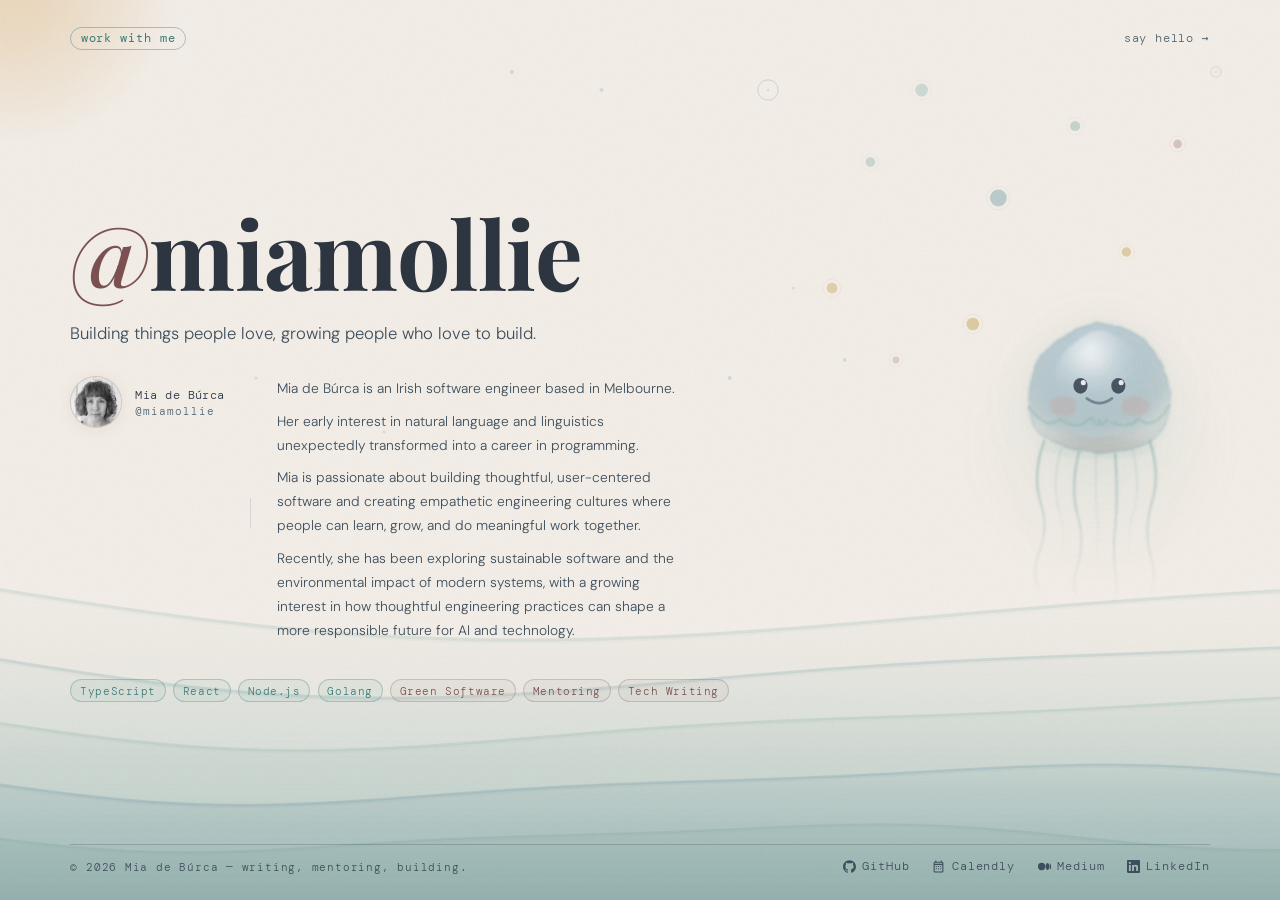
<file: index.html>
<!doctype html>
<html lang="en">
  <head>
    <meta charset="UTF-8" />
    <meta name="viewport" content="width=device-width, initial-scale=1.0" />
    <title>@miamollie</title>
    <meta
      name="description"
      content="Mia de Búrca — Irish software engineer based in Melbourne. Building things people love, growing people who love to build."
    />
    <link rel="icon" type="image/png" sizes="16x16" href="favicon.png" />
    <link rel="preconnect" href="https://fonts.googleapis.com" />
    <link
      href="https://fonts.googleapis.com/css2?family=Playfair+Display:ital,wght@0,400;0,700;1,400&family=DM+Mono:wght@300;400;500&family=DM+Sans:ital,wght@0,300;0,400;1,300&display=swap"
      rel="stylesheet"
    />
    <link rel="stylesheet" href="shared.css" />
    <style>
      /* ── Main ── */
      .main {
        display: grid;
        grid-template-columns: 1fr 220px;
        align-items: center;
        gap: 2rem;
      }
      .left {
        display: flex;
        flex-direction: column;
      }

      .handle-wrap {
        opacity: 0;
        animation: up 0.85s 0.2s forwards;
      }
      .handle {
        font-family: "Playfair Display", serif;
        font-weight: 700;
        font-size: clamp(2.6rem, 7.4vw, 6rem);
        letter-spacing: -0.01em;
        line-height: 1;
        white-space: nowrap;
        color: var(--ink);
      }

      .subtitle {
        opacity: 0;
        animation: up 0.85s 0.32s forwards;
        margin-top: 1.2rem;
      }
      .subtitle p {
        font-size: clamp(0.88rem, 1.3vw, 1.05rem);
        line-height: 1.72;
        color: var(--ink-mid);
        max-width: 500px;
      }

      .meta-row {
        opacity: 0;
        animation: up 0.85s 0.46s forwards;
        margin-top: 1.8rem;
        display: flex;
        align-items: flex-start;
        gap: 1.6rem;
        flex-wrap: wrap;
      }
      .avatar-block {
        display: flex;
        align-items: center;
        gap: 0.8rem;
      }
      .avatar-ring {
        width: 52px;
        height: 52px;
        border-radius: 50%;
        border: 1.5px solid rgba(170, 136, 136, 0.35);
        background: rgba(170, 136, 136, 0.08);
        display: flex;
        align-items: center;
        justify-content: center;
        box-shadow: 0 2px 14px rgba(170, 136, 136, 0.12);
        overflow: hidden;
      }
      .avatar-ring svg {
        width: 20px;
        height: 20px;
        color: var(--mauve-ink);
        opacity: 0.7;
      }
      .avatar-ring img {
        width: 100%;
        height: 100%;
        object-fit: cover;
        filter: grayscale(100%) contrast(0.88) brightness(1.05);
      }
      .avatar-meta {
        display: flex;
        flex-direction: column;
        gap: 0.1rem;
      }
      .avatar-name {
        font-family: "DM Mono", monospace;
        font-size: 0.74rem;
        color: var(--ink);
        letter-spacing: 0.04em;
      }
      .avatar-sub {
        font-family: "DM Mono", monospace;
        font-size: 0.68rem;
        color: var(--ink-lt);
        letter-spacing: 0.09em;
      }

      .vsep {
        width: 1px;
        height: 30px;
        background: rgba(44, 53, 64, 0.12);
        align-self: center;
      }

      .blurb {
        font-size: 0.86rem;
        line-height: 1.76;
        color: var(--ink-mid);
        max-width: 400px;
      }
      .blurb p {
        margin-bottom: 0.5rem;
      }

      .chips-row {
        opacity: 0;
        animation: up 0.85s 0.6s forwards;
        margin-top: 1.8rem;
        display: flex;
        flex-wrap: wrap;
        gap: 0.45rem;
      }
      .chip {
        font-family: "DM Mono", monospace;
        font-size: 0.67rem;
        letter-spacing: 0.055em;
        padding: 0.3em 0.82em;
        border-radius: 999px;
        transition: all 0.2s;
        border: 1px solid rgba(61, 122, 120, 0.3);
        color: var(--teal-ink);
        background: rgba(122, 172, 170, 0.1);
      }
      .chip.m {
        border-color: rgba(122, 80, 80, 0.25);
        color: var(--mauve-ink);
        background: rgba(170, 136, 136, 0.08);
      }

      .right {
        opacity: 0;
        animation: up 0.9s 0.38s forwards;
        display: flex;
        flex-direction: column;
        align-items: center;
        position: relative;
      }

      .jelly-glow {
        position: absolute;
        width: 260px;
        height: 260px;
        border-radius: 50%;
        background: radial-gradient(
          circle,
          rgba(122, 172, 170, 0.12) 0%,
          transparent 68%
        );
        top: 50%;
        left: 50%;
        transform: translate(-50%, -54%);
        pointer-events: none;
        animation: gpulse 5s ease-in-out infinite;
        filter: blur(18px);
      }
      @keyframes gpulse {
        0%,
        100% {
          opacity: 0.6;
          transform: translate(-50%, -54%) scale(1);
        }
        50% {
          opacity: 1;
          transform: translate(-50%, -54%) scale(1.08);
        }
      }

      .jelly-svg {
        width: clamp(130px, 16vw, 210px);
        filter: drop-shadow(0 8px 24px rgba(122, 172, 170, 0.18))
          drop-shadow(0 2px 6px rgba(170, 136, 136, 0.1));
      }

      .bell {
        animation: bob 5s ease-in-out infinite;
        transform-origin: 50% 50%;
      }
      @keyframes bob {
        0%,
        100% {
          transform: translateY(0) rotate(0deg);
        }
        40% {
          transform: translateY(-10px) rotate(0.6deg);
        }
        70% {
          transform: translateY(-6px) rotate(-0.4deg);
        }
      }

      .tentacle {
        animation: wiggle 3.8s ease-in-out infinite;
        transform-origin: top center;
      }
      .t2 {
        animation-delay: 0.3s;
      }
      .t3 {
        animation-delay: 0.6s;
      }
      .t4 {
        animation-delay: 0.9s;
      }
      .t5 {
        animation-delay: 1.2s;
      }
      .t6 {
        animation-delay: 0.45s;
      }
      .t7 {
        animation-delay: 0.75s;
      }
      @keyframes wiggle {
        0%,
        100% {
          transform: skewX(0deg) translateX(0);
        }
        35% {
          transform: skewX(4deg) translateX(1.5px);
        }
        70% {
          transform: skewX(-3.5deg) translateX(-1px);
        }
      }

      .spot {
        animation: spotblink 6s ease-in-out infinite;
      }
      .spot2 {
        animation-delay: 2.2s;
      }
      @keyframes spotblink {
        0%,
        85%,
        100% {
          opacity: 1;
        }
        92% {
          opacity: 0.25;
        }
      }

      .footer-link.work-with-me {
        color: var(--teal-ink);
        border: 1px solid rgba(61, 122, 120, 0.4);
        padding: 0.25em 0.8em;
        border-radius: 999px;
        font-weight: 400;
      }
      .footer-link.work-with-me:hover {
        background: rgba(122, 172, 170, 0.12);
        border-color: rgba(61, 122, 120, 0.7);
        color: var(--ink);
      }

      @media (prefers-reduced-motion: reduce) {
        .bell,
        .tentacle,
        .spot,
        .jelly-glow {
          animation: none !important;
        }
      }

      @media (max-width: 680px) {
        .main {
          grid-template-columns: 1fr;
        }
        .right {
          order: -1;
          padding-top: 1.5rem;
        }
        .handle {
          font-size: clamp(2rem, 10vw, 3.2rem);
          white-space: normal;
        }
        .vsep {
          display: none;
        }

        #wave-canvas {
          display: none;
        }

        html,
        body {
          overflow-y: auto;
          overflow-x: hidden;
          height: auto;
        }

        .shell {
          height: auto;
          padding: 0 1.4rem;
        }
      }
    </style>
  </head>
  <body>
    <canvas id="wave-canvas"></canvas>

    <a href="#main-content" class="skip-link">Skip to main content</a>

    <div class="shell">
      <header class="topbar">
        <a href="contact.html" class="footer-link work-with-me">work with me</a>
        <a href="contact.html" class="say-hi">say hello →</a>
      </header>

      <main class="main" id="main-content">
        <div class="left">
          <div class="handle-wrap">
            <div class="handle"><span class="at">@</span>miamollie</div>
          </div>
          <div class="subtitle">
            <p>
              Building things people love, growing people who love to build.
            </p>
          </div>
          <div class="meta-row">
            <div class="avatar-block">
              <div class="avatar-ring">
                <img src="avatar.jpeg" alt="Mia de Búrca" />
              </div>
              <div class="avatar-meta">
                <span class="avatar-name">Mia de Búrca</span>
                <span class="avatar-sub">@miamollie</span>
              </div>
            </div>
            <div class="vsep"></div>
            <div class="blurb">
              <p>
                Mia de Búrca is an Irish software engineer based in Melbourne.
              </p>
              <p>
                Her early interest in natural language and linguistics
                unexpectedly transformed into a career in programming.
              </p>
              <p>
                Mia is passionate about building thoughtful, user-centered
                software and creating empathetic engineering cultures where
                people can learn, grow, and do meaningful work together.
              </p>
              <p>
                Recently, she has been exploring sustainable software and the
                environmental impact of modern systems, with a growing interest
                in how thoughtful engineering practices can shape a more
                responsible future for AI and technology.
              </p>
            </div>
          </div>
          <div class="chips-row">
            <span class="chip">TypeScript</span>
            <span class="chip">React</span>
            <span class="chip">Node.js</span>
            <span class="chip">Golang</span>
            <span class="chip m">Green Software</span>
            <span class="chip m">Mentoring</span>
            <span class="chip m">Tech Writing</span>
          </div>
        </div>

        <!-- Watercolour jellyfish -->
        <div class="right">
          <div class="jelly-glow"></div>
          <svg
            class="jelly-svg"
            viewBox="0 0 130 200"
            xmlns="http://www.w3.org/2000/svg"
            fill="none"
          >
            <defs>
              <!-- Bell: cool blue-grey watercolour wash -->
              <radialGradient id="bellG" cx="46%" cy="28%" r="64%">
                <stop offset="0%" stop-color="#cdd8e0" stop-opacity="0.92" />
                <stop offset="40%" stop-color="#a8c0cc" stop-opacity="0.72" />
                <stop offset="80%" stop-color="#88aab8" stop-opacity="0.45" />
                <stop offset="100%" stop-color="#6a96a8" stop-opacity="0.18" />
              </radialGradient>
              <!-- Inner dome highlight: white wash -->
              <radialGradient id="domeG" cx="40%" cy="22%" r="54%">
                <stop offset="0%" stop-color="white" stop-opacity="0.62" />
                <stop offset="60%" stop-color="white" stop-opacity="0.12" />
                <stop offset="100%" stop-color="white" stop-opacity="0" />
              </radialGradient>
              <!-- Blush: warm mauve at base of bell -->
              <radialGradient id="blushG" cx="50%" cy="88%" r="55%">
                <stop offset="0%" stop-color="#c8a0a0" stop-opacity="0.28" />
                <stop offset="100%" stop-color="#c8a0a0" stop-opacity="0" />
              </radialGradient>
              <!-- Sage tint lower bell -->
              <radialGradient id="sageG" cx="50%" cy="100%" r="50%">
                <stop offset="0%" stop-color="#8aaa9a" stop-opacity="0.20" />
                <stop offset="100%" stop-color="#8aaa9a" stop-opacity="0" />
              </radialGradient>
              <!-- Tentacle: teal fading to transparent -->
              <linearGradient id="tentG" x1="0%" y1="0%" x2="5%" y2="100%">
                <stop offset="0%" stop-color="#7aacaa" stop-opacity="0.58" />
                <stop offset="55%" stop-color="#88aaaa" stop-opacity="0.28" />
                <stop offset="100%" stop-color="#8aaa9a" stop-opacity="0" />
              </linearGradient>
              <linearGradient id="tentG2" x1="0%" y1="0%" x2="0%" y2="100%">
                <stop offset="0%" stop-color="#9ab8c0" stop-opacity="0.44" />
                <stop offset="100%" stop-color="#9ab8c0" stop-opacity="0" />
              </linearGradient>
              <!-- Watercolour edge blur filter -->
              <filter id="wcBlur" x="-8%" y="-8%" width="116%" height="116%">
                <feTurbulence
                  type="fractalNoise"
                  baseFrequency="0.04 0.06"
                  numOctaves="3"
                  seed="5"
                  result="noise"
                />
                <feDisplacementMap
                  in="SourceGraphic"
                  in2="noise"
                  scale="3"
                  xChannelSelector="R"
                  yChannelSelector="G"
                  result="displaced"
                />
                <feGaussianBlur in="displaced" stdDeviation="0.8" />
              </filter>
              <!-- Softer blur for tentacles -->
              <filter id="tentBlur">
                <feGaussianBlur stdDeviation="0.6" />
              </filter>
            </defs>

            <!-- Soft under-shadow -->
            <ellipse
              cx="65"
              cy="96"
              rx="36"
              ry="7"
              fill="rgba(122,172,170,0.08)"
              filter="url(#wcBlur)"
            />

            <!-- Bell group — all animated together -->
            <g class="bell">
              <!-- Bell body with watercolour displacement -->
              <path
                filter="url(#wcBlur)"
                d="M20 70 Q20 24 65 17 Q110 24 110 70 Q110 96 65 100 Q20 96 20 70Z"
                fill="url(#bellG)"
              />

              <!-- Blush overlay -->
              <path
                filter="url(#wcBlur)"
                d="M20 70 Q20 96 65 100 Q110 96 110 70 Q88 88 65 90 Q42 88 20 70Z"
                fill="url(#blushG)"
              />

              <!-- Sage tint overlay -->
              <path
                filter="url(#wcBlur)"
                d="M20 70 Q20 96 65 100 Q110 96 110 70 Q88 88 65 90 Q42 88 20 70Z"
                fill="url(#sageG)"
              />

              <!-- Inner dome highlight — the "wet" look -->
              <path
                filter="url(#wcBlur)"
                d="M36 60 Q36 28 65 22 Q94 28 94 60 Q94 78 65 80 Q36 78 36 60Z"
                fill="url(#domeG)"
              />

              <!-- Very soft rim — irregular like a painted edge -->
              <path
                filter="url(#wcBlur)"
                d="M20 70 Q20 24 65 17 Q110 24 110 70 Q110 96 65 100 Q20 96 20 70Z"
                stroke="rgba(100,150,170,0.18)"
                stroke-width="1.2"
                fill="none"
              />

              <!-- Cheek blushes -->
              <ellipse
                class="spot"
                cx="42"
                cy="70"
                rx="9"
                ry="6.5"
                fill="rgba(200,155,148,0.28)"
                filter="url(#wcBlur)"
              />
              <ellipse
                class="spot spot2"
                cx="88"
                cy="70"
                rx="9"
                ry="6.5"
                fill="rgba(200,155,148,0.28)"
                filter="url(#wcBlur)"
              />

              <!-- Eyes -->
              <ellipse
                cx="53"
                cy="57"
                rx="4.5"
                ry="5"
                fill="rgba(28,40,55,0.72)"
              />
              <ellipse
                cx="77"
                cy="57"
                rx="4.5"
                ry="5"
                fill="rgba(28,40,55,0.72)"
              />
              <circle cx="54.8" cy="55" r="1.6" fill="white" opacity="0.88" />
              <circle cx="78.8" cy="55" r="1.6" fill="white" opacity="0.88" />

              <!-- Smile -->
              <path
                d="M57 65 Q65 71 73 65"
                stroke="rgba(28,40,55,0.40)"
                stroke-width="1.7"
                stroke-linecap="round"
                fill="none"
              />

              <!-- Hem ruffle — painted edge, sage-teal -->
              <path
                filter="url(#wcBlur)"
                d="M20 70 Q30 86 40 78 Q50 86 60 78 Q65 86 65 78 Q65 86 70 78 Q80 86 90 78 Q100 86 110 70"
                stroke="rgba(122,172,160,0.38)"
                stroke-width="1.4"
                fill="none"
                stroke-linecap="round"
              />

              <!-- Long wispy tentacles — 7, varying lengths, filtered -->
              <g filter="url(#tentBlur)">
                <path
                  class="tentacle"
                  d="M30 92 Q22 114 28 132 Q33 148 26 165 Q22 178 29 192"
                  stroke="url(#tentG)"
                  stroke-width="1.5"
                  stroke-linecap="round"
                />
                <path
                  class="tentacle t2"
                  d="M41 96 Q34 120 40 138 Q45 154 38 170"
                  stroke="url(#tentG2)"
                  stroke-width="1.1"
                  stroke-linecap="round"
                  opacity="0.82"
                />
                <path
                  class="tentacle t3"
                  d="M52 99 Q46 124 52 142 Q56 158 50 175 Q47 186 53 196"
                  stroke="url(#tentG)"
                  stroke-width="1.4"
                  stroke-linecap="round"
                />
                <path
                  class="tentacle t4"
                  d="M63 100 Q62 126 64 145 Q64 162 62 178"
                  stroke="url(#tentG2)"
                  stroke-width="1.1"
                  stroke-linecap="round"
                  opacity="0.76"
                />
                <path
                  class="tentacle t5"
                  d="M75 100 Q77 128 75 147 Q73 164 76 180 Q77 190 73 198"
                  stroke="url(#tentG)"
                  stroke-width="1.4"
                  stroke-linecap="round"
                />
                <path
                  class="tentacle t6"
                  d="M86 97 Q92 122 86 140 Q81 156 86 172"
                  stroke="url(#tentG2)"
                  stroke-width="1.1"
                  stroke-linecap="round"
                  opacity="0.80"
                />
                <path
                  class="tentacle t7"
                  d="M97 92 Q104 114 98 132 Q93 150 98 167 Q102 180 96 192"
                  stroke="url(#tentG)"
                  stroke-width="1.5"
                  stroke-linecap="round"
                />
              </g>
            </g>
          </svg>
        </div>
      </main>

      <footer>
        <span class="footer-copy"
          >© 2026 Mia de Búrca — writing, mentoring, building.</span
        >
        <div class="footer-links">
          <a
            href="https://github.com/miamollie/"
            class="footer-link"
            target="_blank"
            rel="noopener"
          >
            <svg viewBox="0 0 24 24" fill="currentColor">
              <path
                xmlns="http://www.w3.org/2000/svg"
                d="M12 .297c-6.63 0-12 5.373-12 12 0 5.303 3.438 9.8 8.205 11.385.6.113.82-.258.82-.577 0-.285-.01-1.04-.015-2.04-3.338.724-4.042-1.61-4.042-1.61C4.422 18.07 3.633 17.7 3.633 17.7c-1.087-.744.084-.729.084-.729 1.205.084 1.838 1.236 1.838 1.236 1.07 1.835 2.809 1.305 3.495.998.108-.776.417-1.305.76-1.605-2.665-.3-5.466-1.332-5.466-5.93 0-1.31.465-2.38 1.235-3.22-.135-.303-.54-1.523.105-3.176 0 0 1.005-.322 3.3 1.23.96-.267 1.98-.399 3-.405 1.02.006 2.04.138 3 .405 2.28-1.552 3.285-1.23 3.285-1.23.645 1.653.24 2.873.12 3.176.765.84 1.23 1.91 1.23 3.22 0 4.61-2.805 5.625-5.475 5.92.42.36.81 1.096.81 2.22 0 1.606-.015 2.896-.015 3.286 0 .315.21.69.825.57C20.565 22.092 24 17.592 24 12.297c0-6.627-5.373-12-12-12"
              />
            </svg>
            GitHub
          </a>
          <a
            href="https://calendly.com/miamolliedev/"
            class="footer-link"
            target="_blank"
            rel="noopener"
          >
            <svg viewBox="0 0 24 24" fill="currentColor">
              <path
                d="M19 3h-1V1h-2v2H8V1H6v2H5a2 2 0 00-2 2v16a2 2 0 002 2h14a2 2 0 002-2V5a2 2 0 00-2-2zm0 18H5V9h14v12zm0-14H5V5h14v2zM9 13H7v-2h2v2zm4 0h-2v-2h2v2zm4 0h-2v-2h2v2zm-8 4H7v-2h2v2zm4 0h-2v-2h2v2zm4 0h-2v-2h2v2z"
              />
            </svg>
            Calendly
          </a>
          <a
            href="https://medium.com/@miamolliedev"
            class="footer-link"
            target="_blank"
            rel="noopener"
          >
            <svg viewBox="0 0 24 24" fill="currentColor">
              <path
                d="M13.54 12a6.8 6.8 0 01-6.77 6.82A6.8 6.8 0 010 12a6.8 6.8 0 016.77-6.82A6.8 6.8 0 0113.54 12zm7.42 0c0 3.54-1.51 6.42-3.38 6.42-1.87 0-3.39-2.88-3.39-6.42s1.52-6.42 3.39-6.42 3.38 2.88 3.38 6.42M24 12c0 3.17-.53 5.75-1.19 5.75-.66 0-1.19-2.58-1.19-5.75s.53-5.75 1.19-5.75C23.47 6.25 24 8.83 24 12z"
              />
            </svg>
            Medium
          </a>
          <a
            href="https://linkedin.com/in/miamollie"
            class="footer-link"
            target="_blank"
            rel="noopener"
          >
            <svg viewBox="0 0 24 24" fill="currentColor">
              <path
                d="M20.447 20.452h-3.554v-5.569c0-1.328-.027-3.037-1.852-3.037-1.853 0-2.136 1.445-2.136 2.939v5.667H9.351V9h3.414v1.561h.046c.477-.9 1.637-1.85 3.37-1.85 3.601 0 4.267 2.37 4.267 5.455v6.286zM5.337 7.433a2.062 2.062 0 01-2.063-2.065 2.064 2.064 0 112.063 2.065zm1.782 13.019H3.555V9h3.564v11.452zM22.225 0H1.771C.792 0 0 .774 0 1.729v20.542C0 23.227.792 24 1.771 24h20.451C23.2 24 24 23.227 24 22.271V1.729C24 .774 23.2 0 22.222 0h.003z"
              />
            </svg>
            LinkedIn
          </a>
        </div>
      </footer>
    </div>

    <script>
      // Animation configuration for index.html
      window.animationConfig = {
        nodes: [
          {
            px: 0.72,
            py: 0.1,
            r: 5.5,
            col: [148, 185, 178],
            hollow: false,
            phase: 0.0,
          },
          {
            px: 0.78,
            py: 0.22,
            r: 7.0,
            col: [122, 162, 168],
            hollow: false,
            phase: 1.1,
          },
          {
            px: 0.84,
            py: 0.14,
            r: 4.0,
            col: [138, 175, 165],
            hollow: false,
            phase: 2.2,
          },
          {
            px: 0.68,
            py: 0.18,
            r: 3.5,
            col: [148, 185, 178],
            hollow: false,
            phase: 0.7,
          },
          {
            px: 0.76,
            py: 0.36,
            r: 5.0,
            col: [192, 158, 80],
            hollow: false,
            phase: 1.8,
          },
          {
            px: 0.88,
            py: 0.28,
            r: 3.5,
            col: [192, 158, 80],
            hollow: false,
            phase: 0.4,
          },
          {
            px: 0.65,
            py: 0.32,
            r: 4.5,
            col: [192, 158, 80],
            hollow: false,
            phase: 2.6,
          },
          {
            px: 0.92,
            py: 0.16,
            r: 3.0,
            col: [180, 148, 138],
            hollow: false,
            phase: 1.4,
          },
          {
            px: 0.7,
            py: 0.4,
            r: 2.8,
            col: [180, 148, 138],
            hollow: false,
            phase: 3.0,
          },
          {
            px: 0.6,
            py: 0.1,
            r: 9,
            col: [122, 162, 168],
            hollow: true,
            phase: 0.5,
          },
          {
            px: 0.86,
            py: 0.4,
            r: 6,
            col: [192, 158, 80],
            hollow: true,
            phase: 1.9,
          },
          {
            px: 0.95,
            py: 0.08,
            r: 4.5,
            col: [180, 148, 138],
            hollow: true,
            phase: 2.8,
          },
        ],
        accentDots: [
          { px: 0.25, py: 0.3, r: 1.8, col: [192, 158, 80] },
          { px: 0.47, py: 0.1, r: 1.5, col: [148, 185, 178] },
          { px: 0.57, py: 0.42, r: 1.6, col: [138, 175, 165] },
          { px: 0.2, py: 0.42, r: 1.4, col: [192, 158, 80] },
          { px: 0.62, py: 0.32, r: 1.5, col: [122, 162, 168] },
          { px: 0.3, py: 0.48, r: 1.3, col: [180, 148, 138] },
          { px: 0.4, py: 0.08, r: 1.4, col: [192, 158, 80] },
          { px: 0.66, py: 0.4, r: 1.2, col: [138, 175, 165] },
        ],
      };
    </script>
    <script src="wave-animation.js"></script>
  </body>
</html>
</file>
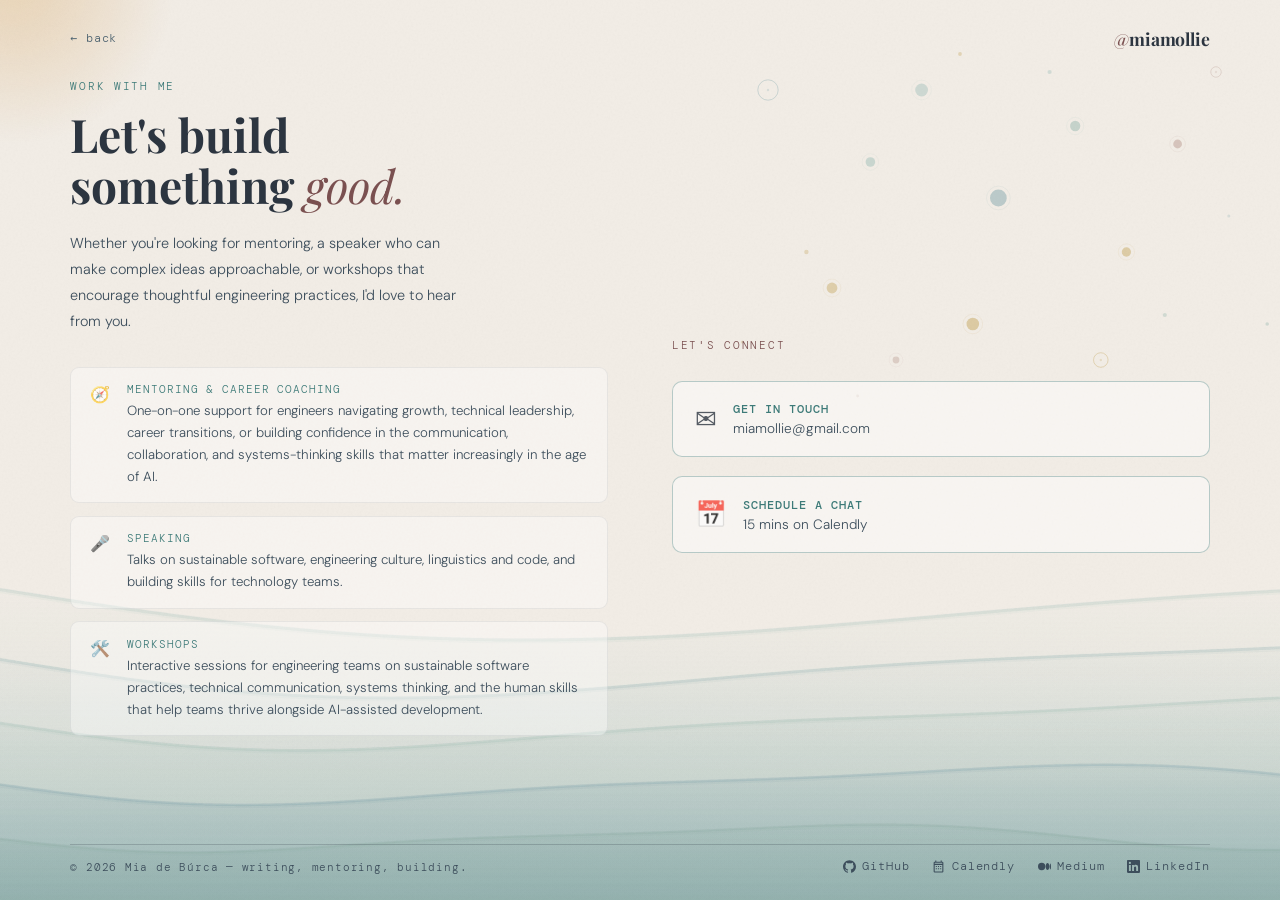
<file: contact.html>
<!doctype html>
<html lang="en">
  <head>
    <meta charset="UTF-8" />
    <meta name="viewport" content="width=device-width, initial-scale=1.0" />
    <title>Work with me — @miamollie</title>
    <meta
      name="description"
      content="Work with Mia de Búrca — mentoring, career coaching, speaking, and workshops for engineering teams."
    />
    <link rel="icon" type="image/png" sizes="16x16" href="favicon.png" />
    <link rel="preconnect" href="https://fonts.googleapis.com" />
    <link
      href="https://fonts.googleapis.com/css2?family=Playfair+Display:ital,wght@0,400;0,700;1,400&family=DM+Mono:wght@300;400;500&family=DM+Sans:ital,wght@0,300;0,400;1,300&display=swap"
      rel="stylesheet"
    />
    <link rel="stylesheet" href="shared.css" />
    <style>
      /* Main */
      .main {
        display: grid;
        grid-template-columns: 1fr 1fr;
        gap: clamp(2rem, 5vw, 5rem);
        align-items: start;
        padding-top: 1rem;
      }

      .left {
        opacity: 0;
        animation: up 0.85s 0.18s forwards;
      }

      .page-eyebrow {
        font-family: "DM Mono", monospace;
        font-size: 0.67rem;
        letter-spacing: 0.16em;
        text-transform: uppercase;
        color: var(--teal-ink);
        margin-bottom: 1rem;
      }

      h1 {
        font-family: "Playfair Display", serif;
        font-weight: 700;
        font-size: clamp(1.9rem, 3.6vw, 3.2rem);
        line-height: 1.1;
        color: var(--ink);
        margin-bottom: 1.3rem;
      }
      h1 em {
        font-style: italic;
        font-weight: 400;
        color: var(--mauve-ink);
      }

      .intro {
        font-size: 0.9rem;
        line-height: 1.8;
        color: var(--ink-mid);
        margin-bottom: 2rem;
        max-width: 400px;
      }

      .services {
        display: flex;
        flex-direction: column;
        gap: 0.8rem;
      }
      .service-card {
        display: flex;
        gap: 0.9rem;
        align-items: flex-start;
        padding: 0.9rem 1rem;
        border: 1px solid rgba(44, 53, 64, 0.08);
        border-radius: 9px;
        background: rgba(255, 255, 255, 0.38);
        transition:
          border-color 0.2s,
          background 0.2s;
      }
      .service-card:hover {
        border-color: rgba(122, 172, 170, 0.3);
        background: rgba(255, 255, 255, 0.55);
      }
      .s-icon {
        font-size: 1rem;
        width: 1.6rem;
        text-align: center;
        flex-shrink: 0;
        opacity: 0.7;
        margin-top: 0.1rem;
      }
      .s-title {
        font-family: "DM Mono", monospace;
        font-size: 0.7rem;
        letter-spacing: 0.08em;
        text-transform: uppercase;
        color: var(--teal-ink);
        margin-bottom: 0.25rem;
      }
      .s-desc {
        font-size: 0.83rem;
        line-height: 1.65;
        color: var(--ink-mid);
      }

      .right {
        opacity: 0;
        align-self: anchor-center;
        animation: up 0.85s 0.3s forwards;
      }

      .form-label {
        font-family: "DM Mono", monospace;
        font-size: 0.67rem;
        letter-spacing: 0.16em;
        text-transform: uppercase;
        color: var(--mauve-ink);
        margin-bottom: 1.8rem;
      }

      .cta-block {
        display: flex;
        flex-direction: column;
        gap: 1.2rem;
        margin-bottom: 2rem;
      }

      .cta-btn {
        display: flex;
        align-items: center;
        gap: 1rem;
        padding: 1.2rem 1.4rem;
        border: 1px solid rgba(61, 122, 120, 0.35);
        border-radius: 10px;
        background: rgba(255, 255, 255, 0.45);
        text-decoration: none;
        color: var(--ink);
        transition: all 0.2s;
      }
      .cta-btn:hover {
        border-color: rgba(61, 122, 120, 0.6);
        background: rgba(255, 255, 255, 0.65);
        box-shadow: 0 4px 16px rgba(61, 122, 120, 0.12);
      }
      .cta-btn:focus-visible {
        outline: 2px solid var(--teal-ink);
        outline-offset: 3px;
      }

      .cta-icon {
        font-size: 1.6rem;
        opacity: 0.8;
        flex-shrink: 0;
      }

      .cta-text {
        display: flex;
        flex-direction: column;
        gap: 0.2rem;
      }
      .cta-label {
        font-family: "DM Mono", monospace;
        font-size: 0.75rem;
        letter-spacing: 0.08em;
        text-transform: uppercase;
        color: var(--teal-ink);
        font-weight: 500;
      }
      .cta-sub {
        font-size: 0.85rem;
        color: var(--ink-mid);
        font-weight: 300;
      }

      .cta-note {
        font-size: 0.84rem;
        line-height: 1.65;
        color: var(--ink-lt);
        max-width: 360px;
      }

      @media (max-width: 780px) {
        #wave-canvas {
          display: none;
        }

        html,
        body {
          overflow-y: auto;
          overflow-x: hidden;
          height: auto;
        }

        .shell {
          height: auto;
          padding: 0 1.4rem;
        }

        .main {
          grid-template-columns: 1fr;
          gap: 2rem;
        }
      }
    </style>
  </head>
  <body>
    <canvas id="wave-canvas"></canvas>

    <a href="#main-content" class="skip-link">Skip to main content</a>

    <div class="shell">
      <header class="topbar">
        <a href="index.html" class="back-link">← back</a>
        <a href="index.html" class="nav-handle"
          ><span class="at">@</span>miamollie</a
        >
      </header>

      <main class="main" id="main-content">
        <div class="left">
          <div class="page-eyebrow">work with me</div>
          <h1>Let's build<br />something <em>good.</em></h1>
          <p class="intro">
            Whether you're looking for mentoring, a speaker who can make complex
            ideas approachable, or workshops that encourage thoughtful
            engineering practices, I'd love to hear from you.
          </p>
          <div class="services">
            <div class="service-card">
              <div class="s-icon">🧭</div>
              <div>
                <div class="s-title">Mentoring &amp; Career Coaching</div>
                <div class="s-desc">
                  One-on-one support for engineers navigating growth, technical
                  leadership, career transitions, or building confidence in the
                  communication, collaboration, and systems-thinking skills that
                  matter increasingly in the age of AI.
                </div>
              </div>
            </div>
            <div class="service-card">
              <div class="s-icon">🎤</div>
              <div>
                <div class="s-title">Speaking</div>
                <div class="s-desc">
                  Talks on sustainable software, engineering culture,
                  linguistics and code, and building skills for technology
                  teams.
                </div>
              </div>
            </div>
            <div class="service-card">
              <div class="s-icon">🛠️</div>
              <div>
                <div class="s-title">Workshops</div>
                <div class="s-desc">
                  Interactive sessions for engineering teams on sustainable
                  software practices, technical communication, systems thinking,
                  and the human skills that help teams thrive alongside
                  AI-assisted development.
                </div>
              </div>
            </div>
          </div>
        </div>

        <div class="right">
          <div class="form-label">let's connect</div>

          <div class="cta-block">
            <a href="mailto:miamollie@gmail.com" class="cta-btn cta-email">
              <span class="cta-icon">✉</span>
              <span class="cta-text">
                <span class="cta-label">Get in touch</span>
                <span class="cta-sub">miamollie@gmail.com</span>
              </span>
            </a>

            <a
              href="https://calendly.com/miamolliedev/"
              target="_blank"
              rel="noopener"
              class="cta-btn cta-calendly"
            >
              <span class="cta-icon">📅</span>
              <span class="cta-text">
                <span class="cta-label">Schedule a chat</span>
                <span class="cta-sub">15 mins on Calendly</span>
              </span>
            </a>
          </div>
        </div>
      </main>

      <footer>
        <span class="footer-copy"
          >© 2026 Mia de Búrca — writing, mentoring, building.</span
        >
        <div class="footer-links">
          <a
            href="https://github.com/miamollie/"
            class="footer-link"
            target="_blank"
            rel="noopener"
          >
            <svg viewBox="0 0 24 24" fill="currentColor">
              <path
                xmlns="http://www.w3.org/2000/svg"
                d="M12 .297c-6.63 0-12 5.373-12 12 0 5.303 3.438 9.8 8.205 11.385.6.113.82-.258.82-.577 0-.285-.01-1.04-.015-2.04-3.338.724-4.042-1.61-4.042-1.61C4.422 18.07 3.633 17.7 3.633 17.7c-1.087-.744.084-.729.084-.729 1.205.084 1.838 1.236 1.838 1.236 1.07 1.835 2.809 1.305 3.495.998.108-.776.417-1.305.76-1.605-2.665-.3-5.466-1.332-5.466-5.93 0-1.31.465-2.38 1.235-3.22-.135-.303-.54-1.523.105-3.176 0 0 1.005-.322 3.3 1.23.96-.267 1.98-.399 3-.405 1.02.006 2.04.138 3 .405 2.28-1.552 3.285-1.23 3.285-1.23.645 1.653.24 2.873.12 3.176.765.84 1.23 1.91 1.23 3.22 0 4.61-2.805 5.625-5.475 5.92.42.36.81 1.096.81 2.22 0 1.606-.015 2.896-.015 3.286 0 .315.21.69.825.57C20.565 22.092 24 17.592 24 12.297c0-6.627-5.373-12-12-12"
              />
            </svg>
            GitHub
          </a>
          <a
            href="https://calendly.com/miamolliedev/"
            class="footer-link"
            target="_blank"
            rel="noopener"
          >
            <svg viewBox="0 0 24 24" fill="currentColor">
              <path
                d="M19 3h-1V1h-2v2H8V1H6v2H5a2 2 0 00-2 2v16a2 2 0 002 2h14a2 2 0 002-2V5a2 2 0 00-2-2zm0 18H5V9h14v12zm0-14H5V5h14v2zM9 13H7v-2h2v2zm4 0h-2v-2h2v2zm4 0h-2v-2h2v2zm-8 4H7v-2h2v2zm4 0h-2v-2h2v2zm4 0h-2v-2h2v2z"
              />
            </svg>
            Calendly
          </a>
          <a
            href="https://medium.com/@miamolliedev"
            class="footer-link"
            target="_blank"
            rel="noopener"
          >
            <svg viewBox="0 0 24 24" fill="currentColor">
              <path
                d="M13.54 12a6.8 6.8 0 01-6.77 6.82A6.8 6.8 0 010 12a6.8 6.8 0 016.77-6.82A6.8 6.8 0 0113.54 12zm7.42 0c0 3.54-1.51 6.42-3.38 6.42-1.87 0-3.39-2.88-3.39-6.42s1.52-6.42 3.39-6.42 3.38 2.88 3.38 6.42M24 12c0 3.17-.53 5.75-1.19 5.75-.66 0-1.19-2.58-1.19-5.75s.53-5.75 1.19-5.75C23.47 6.25 24 8.83 24 12z"
              />
            </svg>
            Medium
          </a>
          <a
            href="https://linkedin.com/in/miamollie"
            class="footer-link"
            target="_blank"
            rel="noopener"
          >
            <svg viewBox="0 0 24 24" fill="currentColor">
              <path
                d="M20.447 20.452h-3.554v-5.569c0-1.328-.027-3.037-1.852-3.037-1.853 0-2.136 1.445-2.136 2.939v5.667H9.351V9h3.414v1.561h.046c.477-.9 1.637-1.85 3.37-1.85 3.601 0 4.267 2.37 4.267 5.455v6.286zM5.337 7.433a2.062 2.062 0 01-2.063-2.065 2.064 2.064 0 112.063 2.065zm1.782 13.019H3.555V9h3.564v11.452zM22.225 0H1.771C.792 0 0 .774 0 1.729v20.542C0 23.227.792 24 1.771 24h20.451C23.2 24 24 23.227 24 22.271V1.729C24 .774 23.2 0 22.222 0h.003z"
              />
            </svg>
            LinkedIn
          </a>
        </div>
      </footer>
    </div>

    <script>
      // Animation configuration for contact.html
      window.animationConfig = {
        nodes: [
          {
            px: 0.72,
            py: 0.1,
            r: 5.5,
            col: [148, 185, 178],
            hollow: false,
            phase: 0.0,
          },
          {
            px: 0.78,
            py: 0.22,
            r: 7.0,
            col: [122, 162, 168],
            hollow: false,
            phase: 1.1,
          },
          {
            px: 0.84,
            py: 0.14,
            r: 4.0,
            col: [138, 175, 165],
            hollow: false,
            phase: 2.2,
          },
          {
            px: 0.68,
            py: 0.18,
            r: 3.5,
            col: [148, 185, 178],
            hollow: false,
            phase: 0.7,
          },
          {
            px: 0.76,
            py: 0.36,
            r: 5.0,
            col: [192, 158, 80],
            hollow: false,
            phase: 1.8,
          },
          {
            px: 0.88,
            py: 0.28,
            r: 3.5,
            col: [192, 158, 80],
            hollow: false,
            phase: 0.4,
          },
          {
            px: 0.65,
            py: 0.32,
            r: 4.5,
            col: [192, 158, 80],
            hollow: false,
            phase: 2.6,
          },
          {
            px: 0.92,
            py: 0.16,
            r: 3.0,
            col: [180, 148, 138],
            hollow: false,
            phase: 1.4,
          },
          {
            px: 0.7,
            py: 0.4,
            r: 2.8,
            col: [180, 148, 138],
            hollow: false,
            phase: 3.0,
          },
          {
            px: 0.6,
            py: 0.1,
            r: 9,
            col: [122, 162, 168],
            hollow: true,
            phase: 0.5,
          },
          {
            px: 0.86,
            py: 0.4,
            r: 6,
            col: [192, 158, 80],
            hollow: true,
            phase: 1.9,
          },
          {
            px: 0.95,
            py: 0.08,
            r: 4.5,
            col: [180, 148, 138],
            hollow: true,
            phase: 2.8,
          },
        ],
        accentDots: [
          { px: 0.63, py: 0.28, r: 1.8, col: [192, 158, 80] },
          { px: 0.82, py: 0.08, r: 1.5, col: [148, 185, 178] },
          { px: 0.91, py: 0.35, r: 1.6, col: [138, 175, 165] },
          { px: 0.58, py: 0.38, r: 1.4, col: [192, 158, 80] },
          { px: 0.96, py: 0.24, r: 1.5, col: [122, 162, 168] },
          { px: 0.67, py: 0.44, r: 1.3, col: [180, 148, 138] },
          { px: 0.75, py: 0.06, r: 1.4, col: [192, 158, 80] },
          { px: 0.99, py: 0.36, r: 1.2, col: [138, 175, 165] },
        ],
      };
    </script>
    <script src="wave-animation.js"></script>
  </body>
</html>
</file>
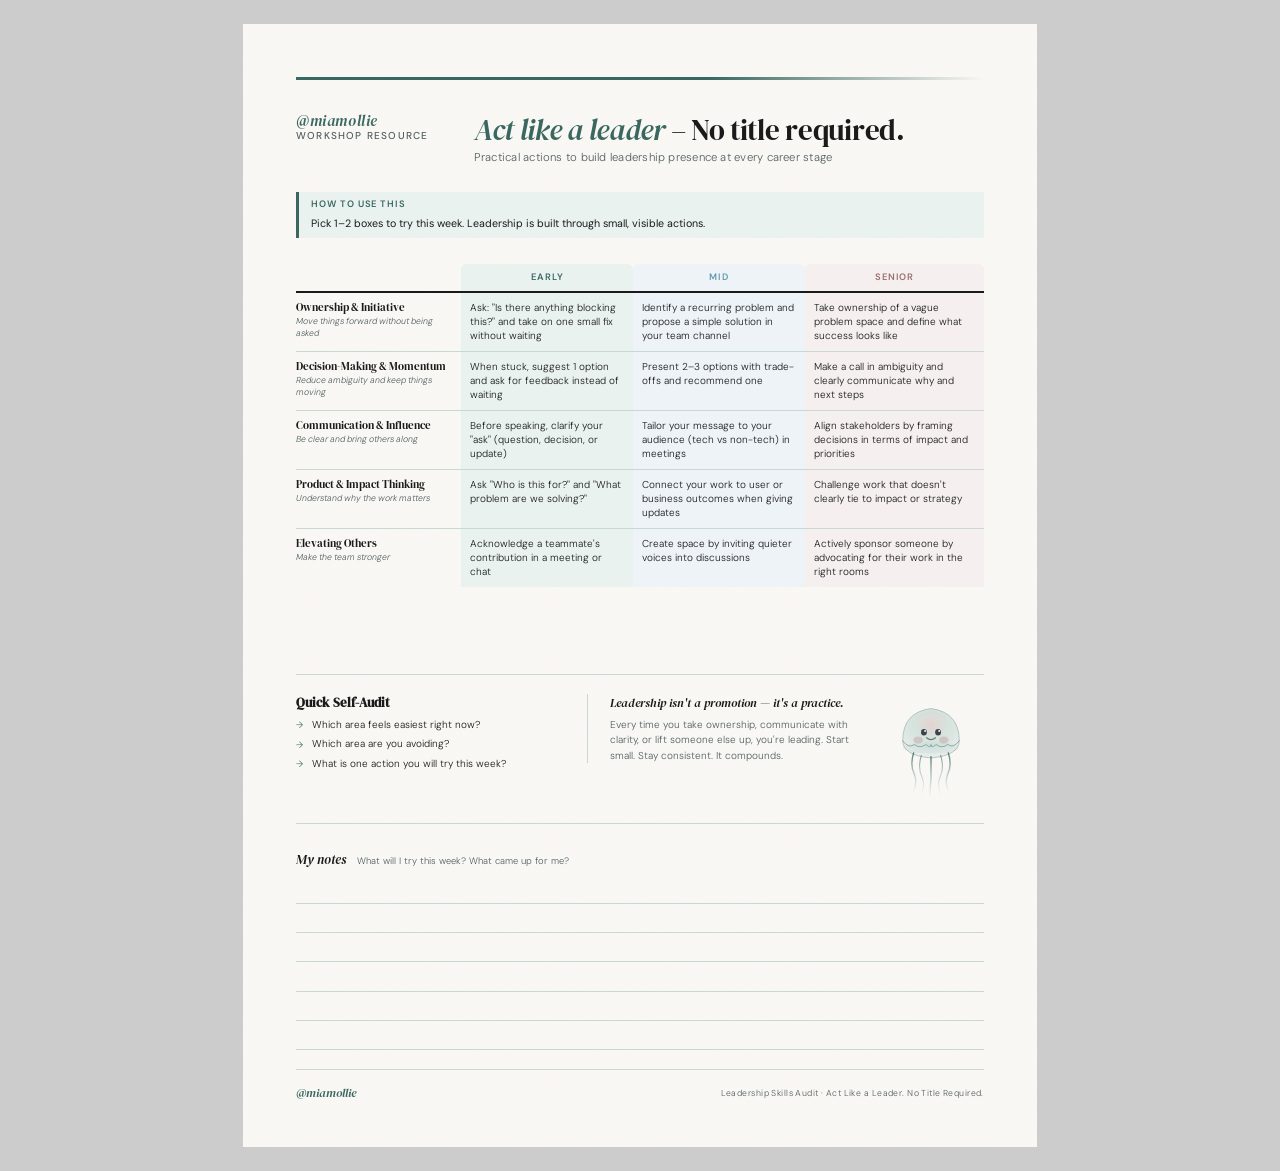
<file: resources/leadership_skills_audit.html>
<!doctype html>
<html lang="en">
  <head>
    <meta charset="UTF-8" />
    <meta name="viewport" content="width=device-width, initial-scale=1.0" />
    <title>Leadership Skills Audit — miamollie dev</title>
    <link
      href="https://fonts.googleapis.com/css2?family=DM+Serif+Display:ital@0;1&family=DM+Sans:ital,opsz,wght@0,9..40,300;0,9..40,400;0,9..40,500;0,9..40,600;1,9..40,300&display=swap"
      rel="stylesheet"
    />
    <style>
      :root {
        --ink: #1a1a1a;
        --bg: #faf8f4;
        --accent: #3a6860;
        --accent-light: #eaf2f0;
        --mid: #506060;
        --rule: #c8d8d5;
        --early: #eaf2f0;
        --mid-col: #eef3f8;
        --senior: #f5efef;
        --early-accent: #3a6860;
        --mid-accent: #629bac;
        --senior-accent: #9a6e6e;
      }

      * { box-sizing: border-box; margin: 0; padding: 0; }

      body {
        background: #ccc;
        font-family: 'DM Sans', sans-serif;
        display: flex;
        justify-content: center;
        align-items: flex-start;
        min-height: 100vh;
        padding: 24px;
      }

      .page {
        width: 210mm;
        min-height: 297mm;
        background: var(--bg);
        color: var(--ink);
        padding: 14mm 14mm 12mm;
        position: relative;
        overflow: hidden;
        display: flex;
        flex-direction: column;
        gap: 0;
      }

      /* Background texture */
      .page::before {
        content: '';
        position: absolute;
        inset: 0;
        background-image: url("data:image/svg+xml,%3Csvg width='60' height='60' xmlns='http://www.w3.org/2000/svg'%3E%3Cfilter id='n'%3E%3CfeTurbulence type='fractalNoise' baseFrequency='0.9' numOctaves='4' stitchTiles='stitch'/%3E%3C/filter%3E%3Crect width='60' height='60' filter='url(%23n)' opacity='0.025'/%3E%3C/svg%3E");
        pointer-events: none;
        z-index: 0;
      }

      /* Decorative accent bar top */
      .accent-bar {
        height: 3px;
        background: linear-gradient(90deg, var(--accent) 0%, var(--accent) 60%, transparent 100%);
        margin-bottom: 9mm;
        position: relative;
        z-index: 1;
      }

      /* Header */
      .header {
        display: flex;
        justify-content: space-between;
        align-items: flex-start;
        margin-bottom: 7mm;
        position: relative;
        z-index: 1;
      }

      .brand {
        font-family: 'DM Serif Display', serif;
        font-size: 11pt;
        color: var(--accent);
        letter-spacing: 0.04em;
        font-style: italic;
        line-height: 1;
      }

      .header-tag {
        font-size: 7.5pt;
        font-weight: 500;
        color: var(--mid);
        letter-spacing: 0.12em;
        text-transform: uppercase;
        margin-top: 2pt;
        line-height: 1;
      }

      .title-block {
        flex: 1;
        padding-left: 12mm;
      }

      .main-title {
        font-family: 'DM Serif Display', serif;
        font-size: 22pt;
        line-height: 1.1;
        color: var(--ink);
        letter-spacing: -0.01em;
      }

      .main-title em {
        font-style: italic;
        color: var(--accent);
      }

      .subtitle {
        font-size: 8.5pt;
        color: var(--mid);
        margin-top: 3pt;
        font-weight: 300;
        letter-spacing: 0.02em;
      }

      /* How to use */
      .how-to-use {
        background: var(--accent-light);
        border-left: 3px solid var(--accent);
        padding: 5pt 9pt;
        margin-bottom: 7mm;
        font-size: 8pt;
        color: var(--ink);
        position: relative;
        z-index: 1;
        line-height: 1.5;
      }

      .how-to-use strong {
        font-weight: 600;
        color: var(--accent);
        font-size: 7pt;
        text-transform: uppercase;
        letter-spacing: 0.1em;
        display: block;
        margin-bottom: 2pt;
      }

      /* Table */
      .table-wrap {
        flex: 1;
        position: relative;
        z-index: 1;
        margin-bottom: 6mm;
      }

      table {
        width: 100%;
        border-collapse: separate;
        border-spacing: 0;
        font-size: 7.5pt;
        line-height: 1.45;
      }

      /* Column headers */
      thead tr th {
        padding: 5pt 7pt;
        font-size: 7pt;
        font-weight: 600;
        letter-spacing: 0.1em;
        text-transform: uppercase;
        border-bottom: 2px solid var(--ink);
      }

      thead th:first-child {
        text-align: left;
        color: var(--ink);
        width: 24%;
        padding-left: 0;
      }

      .col-early { background: var(--early); color: var(--early-accent); text-align: center; border-radius: 4pt 4pt 0 0; width: 25%; }
      .col-mid   { background: var(--mid-col); color: var(--mid-accent); text-align: center; border-radius: 4pt 4pt 0 0; width: 25%; }
      .col-senior{ background: var(--senior); color: var(--senior-accent); text-align: center; border-radius: 4pt 4pt 0 0; width: 26%; }
        display: inline-block;
        border-radius: 20pt;
        padding: 2pt 8pt;
        font-size: 6.5pt;
        letter-spacing: 0.08em;
      }

      tbody tr {
        border-bottom: 1px solid var(--rule);
      }

      tbody tr:last-child td { border-bottom: none; }

      tbody td {
        padding: 6pt 7pt;
        vertical-align: top;
        border-bottom: 1px solid var(--rule);
      }

      tbody td:first-child {
        padding-left: 0;
        padding-right: 8pt;
      }

      .skill-name {
        font-family: 'DM Serif Display', serif;
        font-size: 8.5pt;
        color: var(--ink);
        margin-bottom: 1.5pt;
        line-height: 1.2;
      }

      .skill-desc {
        font-size: 6.5pt;
        color: var(--mid);
        font-style: italic;
        font-weight: 300;
        line-height: 1.3;
      }

      .cell-early { background: var(--early); }
      .cell-mid   { background: var(--mid-col); }
      .cell-senior{ background: var(--senior); }

      tbody td.cell-early,
      tbody td.cell-mid,
      tbody td.cell-senior {
        font-size: 7.5pt;
        line-height: 1.4;
        color: var(--ink);
        font-weight: 300;
      }

      /* Divider rule */
      .rule {
        border: none;
        border-top: 1.5px solid var(--rule);
        margin: 5mm 0;
        position: relative;
        z-index: 1;
      }

      /* Bottom section */
      .bottom-grid {
        display: grid;
        grid-template-columns: 1fr 1fr 80pt;
        gap: 6mm;
        position: relative;
        z-index: 1;
        align-items: start;
      }

      .audit-box h3 {
        font-family: 'DM Serif Display', serif;
        font-size: 9.5pt;
        margin-bottom: 5pt;
        color: var(--ink);
      }

      .audit-list {
        list-style: none;
        display: flex;
        flex-direction: column;
        gap: 4pt;
      }

      .audit-list li {
        font-size: 7.5pt;
        font-weight: 300;
        color: var(--ink);
        padding-left: 12pt;
        position: relative;
        line-height: 1.4;
      }

      .audit-list li::before {
        content: '→';
        position: absolute;
        left: 0;
        color: var(--accent);
        font-size: 7pt;
        top: 1pt;
      }

      .keep-going-box {
        padding-left: 6mm;
        border-left: 1.5px solid var(--rule);
      }

      .keep-going-text {
        font-size: 7.5pt;
        color: var(--mid);
        font-weight: 300;
        line-height: 1.55;
      }

      .keep-going-text strong {
        display: block;
        font-family: 'DM Serif Display', serif;
        font-size: 9pt;
        font-weight: 400;
        color: var(--ink);
        margin-bottom: 3pt;
        font-style: italic;
      }

      /* QR Code area */
      .qr-box {
        border: 1.5px dashed var(--rule);
        border-radius: 6pt;
        display: flex;
        flex-direction: column;
        align-items: center;
        justify-content: center;
        padding: 8pt;
        gap: 4pt;
        min-height: 80pt;
      }

      .qr-placeholder {
        width: 52pt;
        height: 52pt;
        border: 1.5px solid var(--rule);
        border-radius: 3pt;
        display: flex;
        align-items: center;
        justify-content: center;
        position: relative;
        overflow: hidden;
      }

      /* QR pattern decoration */
      .qr-placeholder::before {
        content: '';
        position: absolute;
        inset: 4pt;
        background-image:
          linear-gradient(var(--rule) 1px, transparent 1px),
          linear-gradient(90deg, var(--rule) 1px, transparent 1px);
        background-size: 6pt 6pt;
        opacity: 0.5;
      }

      .qr-placeholder::after {
        content: '';
        position: absolute;
        width: 16pt;
        height: 16pt;
        border: 3pt solid var(--rule);
        top: 4pt;
        left: 4pt;
        z-index: 1;
      }

      .qr-corners {
        position: absolute;
        width: 10pt;
        height: 10pt;
        border: 2pt solid var(--rule);
        bottom: 4pt;
        right: 4pt;
        z-index: 1;
      }

      .qr-label {
        font-size: 6pt;
        color: var(--mid);
        text-align: center;
        letter-spacing: 0.05em;
        text-transform: uppercase;
        line-height: 1.4;
      }

      /* Footer */
      .footer {
        display: flex;
        justify-content: space-between;
        align-items: center;
        margin-top: 5mm;
        padding-top: 4mm;
        border-top: 1px solid var(--rule);
        position: relative;
        z-index: 1;
      }

      .footer-brand {
        font-family: 'DM Serif Display', serif;
        font-size: 9pt;
        color: var(--accent);
        font-style: italic;
      }

      .footer-note {
        font-size: 6.5pt;
        color: var(--mid);
        font-weight: 300;
        letter-spacing: 0.05em;
      }

      /* Jellyfish illustration */
      .jellyfish-box {
        display: flex;
        align-items: center;
        justify-content: center;
      }

      /* Notes section */
      .notes-section {
        position: relative;
        z-index: 1;
        margin-top: 2mm;
      }

      .notes-header {
        display: flex;
        align-items: baseline;
        gap: 8pt;
        margin-bottom: 5pt;
      }

      .notes-title {
        font-family: 'DM Serif Display', serif;
        font-size: 9.5pt;
        color: var(--ink);
        font-style: italic;
      }

      .notes-prompt {
        font-size: 7pt;
        color: var(--mid);
        font-weight: 300;
      }

      .notes-lines {
        display: flex;
        flex-direction: column;
        gap: 0;
      }

      .note-line {
        height: 22pt;
        border-bottom: 1px solid var(--rule);
        width: 100%;
      }

      @media print {
        body { background: none; padding: 0; }
        .page { box-shadow: none; }
      }
    </style>
  </head>
  <body>
    <div class="page">
      <div class="accent-bar"></div>

      <div class="header">
        <div>
          <div class="brand">@miamollie</div>
          <div class="header-tag">Workshop Resource</div>
        </div>
        <div class="title-block">
          <div class="main-title">
            <em>Act like a leader</em> – No title required.
          </div>
          <div class="subtitle">
            Practical actions to build leadership presence at every career stage
          </div>
        </div>
      </div>

      <div class="how-to-use">
        <strong>How to use this</strong>
        Pick 1–2 boxes to try this week. Leadership is built through small,
        visible actions.
      </div>

      <div class="table-wrap">
        <table>
          <thead>
            <tr>
              <th></th>
              <th class="col-early"><span>Early</span></th>
              <th class="col-mid"><span>Mid</span></th>
              <th class="col-senior"><span>Senior</span></th>
            </tr>
          </thead>
          <tbody>
            <tr>
              <td>
                <div class="skill-name">Ownership &amp; Initiative</div>
                <div class="skill-desc">
                  Move things forward without being asked
                </div>
              </td>
              <td class="cell-early">
                Ask: "Is there anything blocking this?" and take on one small
                fix without waiting
              </td>
              <td class="cell-mid">
                Identify a recurring problem and propose a simple solution in
                your team channel
              </td>
              <td class="cell-senior">
                Take ownership of a vague problem space and define what success
                looks like
              </td>
            </tr>
            <tr>
              <td>
                <div class="skill-name">Decision-Making &amp; Momentum</div>
                <div class="skill-desc">
                  Reduce ambiguity and keep things moving
                </div>
              </td>
              <td class="cell-early">
                When stuck, suggest 1 option and ask for feedback instead of
                waiting
              </td>
              <td class="cell-mid">
                Present 2–3 options with trade-offs and recommend one
              </td>
              <td class="cell-senior">
                Make a call in ambiguity and clearly communicate why and next
                steps
              </td>
            </tr>
            <tr>
              <td>
                <div class="skill-name">Communication &amp; Influence</div>
                <div class="skill-desc">Be clear and bring others along</div>
              </td>
              <td class="cell-early">
                Before speaking, clarify your "ask" (question, decision, or
                update)
              </td>
              <td class="cell-mid">
                Tailor your message to your audience (tech vs non-tech) in
                meetings
              </td>
              <td class="cell-senior">
                Align stakeholders by framing decisions in terms of impact and
                priorities
              </td>
            </tr>
            <tr>
              <td>
                <div class="skill-name">Product &amp; Impact Thinking</div>
                <div class="skill-desc">Understand why the work matters</div>
              </td>
              <td class="cell-early">
                Ask "Who is this for?" and "What problem are we solving?"
              </td>
              <td class="cell-mid">
                Connect your work to user or business outcomes when giving
                updates
              </td>
              <td class="cell-senior">
                Challenge work that doesn't clearly tie to impact or strategy
              </td>
            </tr>
            <tr>
              <td>
                <div class="skill-name">Elevating Others</div>
                <div class="skill-desc">Make the team stronger</div>
              </td>
              <td class="cell-early">
                Acknowledge a teammate's contribution in a meeting or chat
              </td>
              <td class="cell-mid">
                Create space by inviting quieter voices into discussions
              </td>
              <td class="cell-senior">
                Actively sponsor someone by advocating for their work in the
                right rooms
              </td>
            </tr>
          </tbody>
        </table>
      </div>

      <hr class="rule" />

      <div class="bottom-grid">
        <div class="audit-box">
          <h3>Quick Self-Audit</h3>
          <ul class="audit-list">
            <li>Which area feels easiest right now?</li>
            <li>Which area are you avoiding?</li>
            <li>What is one action you will try this week?</li>
          </ul>
        </div>

        <div class="keep-going-box">
          <div class="keep-going-text">
            <strong>Leadership isn't a promotion — it's a practice.</strong>
            Every time you take ownership, communicate with clarity, or lift
            someone else up, you're leading. Start small. Stay consistent. It
            compounds.
          </div>
        </div>

        <div class="jellyfish-box">
          <svg
            class="jelly-svg"
            viewBox="0 0 140 170"
            xmlns="http://www.w3.org/2000/svg"
            fill="none"
            width="90"
            height="110"
          >
            <ellipse
              cx="70"
              cy="83"
              rx="44"
              ry="9"
              fill="rgba(130,181,170,0.10)"
            />
            <g>
              <path
                d="M26 72 Q26 28 70 22 Q114 28 114 72 Q114 95 70 99 Q26 95 26 72Z"
                fill="url(#bellG)"
                stroke="rgba(58,104,96,0.4)"
                stroke-width="1.2"
              />
              <path
                d="M40 64 Q40 36 70 30 Q100 36 100 64 Q100 79 70 81 Q40 79 40 64Z"
                fill="url(#domeG)"
                opacity="0.5"
              />
              <ellipse
                cx="50"
                cy="71"
                rx="7.5"
                ry="5.5"
                fill="rgba(192,144,144,0.38)"
              />
              <ellipse
                cx="90"
                cy="71"
                rx="7.5"
                ry="5.5"
                fill="rgba(192,144,144,0.38)"
              />
              <ellipse
                cx="59"
                cy="59"
                rx="4.5"
                ry="5"
                fill="rgba(8,14,28,0.75)"
              />
              <ellipse
                cx="81"
                cy="59"
                rx="4.5"
                ry="5"
                fill="rgba(8,14,28,0.75)"
              />
              <circle cx="60.8" cy="57" r="1.6" fill="white" opacity="0.9" />
              <circle cx="82.8" cy="57" r="1.6" fill="white" opacity="0.9" />
              <path
                d="M63 67.5 Q70 73.5 77 67.5"
                stroke="rgba(8,14,28,0.5)"
                stroke-width="1.8"
                stroke-linecap="round"
                fill="none"
              />
              <path
                d="M26 72 Q35 85 44 78 Q53 85 62 78 Q70 85 70 78 Q70 85 78 78 Q87 85 96 78 Q105 85 114 72"
                stroke="rgba(58,104,96,0.55)"
                stroke-width="1.3"
                fill="none"
                stroke-linecap="round"
              />
            </g>
            <g>
              <path
                d="M43 91 Q37 110 44 124 Q49 137 43 150"
                stroke="url(#tentG)"
                stroke-width="2.2"
                stroke-linecap="round"
              />
              <path
                d="M55 95 Q49 115 56 129 Q61 141 55 154"
                stroke="url(#tentG)"
                stroke-width="1.7"
                stroke-linecap="round"
                opacity="0.78"
              />
              <path
                d="M70 97 Q70 117 70 131 Q69 143 68 157"
                stroke="url(#tentG)"
                stroke-width="2.2"
                stroke-linecap="round"
              />
              <path
                d="M85 95 Q91 115 84 129 Q79 141 85 154"
                stroke="url(#tentG)"
                stroke-width="1.7"
                stroke-linecap="round"
                opacity="0.78"
              />
              <path
                d="M97 91 Q103 110 96 124 Q91 137 97 150"
                stroke="url(#tentG)"
                stroke-width="2.2"
                stroke-linecap="round"
              />
            </g>
            <defs>
              <radialGradient id="bellG" cx="50%" cy="32%" r="62%">
                <stop offset="0%" stop-color="#c09090" stop-opacity="0.45" />
                <stop offset="50%" stop-color="#82b5aa" stop-opacity="0.30" />
                <stop offset="100%" stop-color="#629bac" stop-opacity="0.12" />
              </radialGradient>
              <radialGradient id="domeG" cx="50%" cy="28%" r="60%">
                <stop offset="0%" stop-color="white" stop-opacity="0.35" />
                <stop offset="100%" stop-color="white" stop-opacity="0" />
              </radialGradient>
              <linearGradient id="tentG" x1="0%" y1="0%" x2="0%" y2="100%">
                <stop offset="0%" stop-color="#3a6860" stop-opacity="0.85" />
                <stop offset="100%" stop-color="#82b5aa" stop-opacity="0.08" />
              </linearGradient>
            </defs>
          </svg>
        </div>
      </div>

      <hr class="rule" />

      <div class="notes-section">
        <div class="notes-header">
          <span class="notes-title">My notes</span>
          <span class="notes-prompt"
            >What will I try this week? What came up for me?</span
          >
        </div>
        <div class="notes-lines">
          <div class="note-line"></div>
          <div class="note-line"></div>
          <div class="note-line"></div>
          <div class="note-line"></div>
          <div class="note-line"></div>
          <div class="note-line"></div>
        </div>
      </div>

      <div class="footer">
        <div class="footer-brand">@miamollie</div>
        <div class="footer-note">
          Leadership Skills Audit · Act Like a Leader. No Title Required.
        </div>
      </div>
    </div>
  </body>
</html>
</file>
<file: shared.css>
*,
*::before,
*::after {
  box-sizing: border-box;
  margin: 0;
  padding: 0;
}

:root {
  --bg: #f2ede6;
  --ink: #2c3540;
  --ink-mid: #3d4e5c;
  --ink-lt: #4e6370;
  --teal: #7aacaa;
  --teal-ink: #3d7a78;
  --sage: #8aaa8a;
  --mauve: #aa8888;
  --mauve-ink: #7a5050;
}

html,
body {
  height: 100%;
  overflow: hidden;
  overflow-x: hidden;
  max-width: 100%;
}

body {
  background: var(--bg);
  color: var(--ink);
  font-family: "DM Sans", sans-serif;
  font-weight: 300;
}

body::before {
  content: "";
  position: fixed;
  inset: 0;
  z-index: 0;
  pointer-events: none;
  background-image: url("data:image/svg+xml,%3Csvg viewBox='0 0 512 512' xmlns='http://www.w3.org/2000/svg'%3E%3Cfilter id='p'%3E%3CfeTurbulence type='fractalNoise' baseFrequency='0.75' numOctaves='4' stitchTiles='stitch'/%3E%3CfeColorMatrix type='saturate' values='0'/%3E%3C/filter%3E%3Crect width='100%25' height='100%25' filter='url(%23p)' opacity='0.045'/%3E%3C/svg%3E");
}

#wave-canvas {
  position: fixed;
  inset: 0;
  z-index: 0;
  pointer-events: none;
  width: 100%;
  height: 100%;
}

.shell {
  position: relative;
  z-index: 1;
  width: 100%;
  max-width: 100%;
  height: 100vh;
  display: grid;
  grid-template-rows: auto 1fr auto;
  padding: 0 clamp(1.6rem, 5.5vw, 4.5rem);
}

.topbar {
  display: flex;
  justify-content: space-between;
  align-items: center;
  padding: 1.7rem 0 0.8rem;
  opacity: 0;
  animation: up 0.7s 0.05s forwards;
}

.back-link,
.say-hi {
  font-family: "DM Mono", monospace;
  font-size: 0.72rem;
  color: var(--ink-lt);
  text-decoration: none;
  letter-spacing: 0.07em;
  transition: color 0.2s;
  border-radius: 3px;
}

.back-link:hover,
.say-hi:hover {
  color: var(--teal-ink);
}

.back-link:focus-visible,
.say-hi:focus-visible,
.nav-handle:focus-visible {
  outline: 2px solid var(--teal-ink);
  outline-offset: 3px;
}

.nav-handle {
  font-family: "Playfair Display", serif;
  font-weight: 700;
  font-size: 1.1rem;
  color: var(--ink);
  text-decoration: none;
  letter-spacing: -0.01em;
  border-radius: 3px;
}

.at {
  font-style: italic;
  font-weight: 400;
  color: var(--mauve-ink);
}

footer {
  opacity: 0;
  animation: up 0.8s 0.78s forwards;
  display: flex;
  justify-content: space-between;
  align-items: center;
  padding: 0.9rem 0 1.6rem;
  border-top: 1px solid rgba(44, 53, 64, 0.22);
}

.footer-copy {
  font-family: "DM Mono", monospace;
  font-size: 0.7rem;
  color: var(--ink-mid);
  letter-spacing: 0.07em;
}

.footer-links {
  display: flex;
  flex-wrap: wrap;
  gap: 0.8rem 1.4rem;
}

.footer-link {
  display: flex;
  align-items: center;
  gap: 0.4rem;
  font-family: "DM Mono", monospace;
  font-size: 0.72rem;
  letter-spacing: 0.08em;
  color: var(--ink-mid);
  text-decoration: none;
  transition: color 0.2s;
  border-radius: 3px;
}

.footer-link:hover {
  color: var(--mauve-ink);
}

.footer-link:focus-visible {
  outline: 2px solid var(--teal-ink);
  outline-offset: 3px;
}

.footer-link svg {
  width: 13px;
  height: 13px;
  flex-shrink: 0;
}

.skip-link {
  position: fixed;
  top: -100%;
  left: 1rem;
  z-index: 999;
  background: var(--ink);
  color: #fff;
  font-family: "DM Mono", monospace;
  font-size: 0.75rem;
  padding: 0.5em 1em;
  border-radius: 4px;
  text-decoration: none;
  transition: top 0.1s;
}

.skip-link:focus {
  top: 1rem;
}

@keyframes up {
  from {
    opacity: 0;
    transform: translateY(14px);
  }
  to {
    opacity: 1;
    transform: translateY(0);
  }
}

@media (prefers-reduced-motion: reduce) {
  *,
  *::before,
  *::after {
    animation-duration: 0.01ms !important;
    animation-iteration-count: 1 !important;
    transition-duration: 0.01ms !important;
  }
}

@media (max-width: 780px) {
  footer {
    flex-direction: column;
    align-items: flex-start;
    gap: 0.8rem;
    margin-top: 2rem;
    padding-top: 1.4rem;
  }

  .footer-links {
    display: grid;
    grid-template-columns: repeat(2, auto);
    gap: 0.6rem 1.4rem;
    width: 100%;
  }
}
</file>
